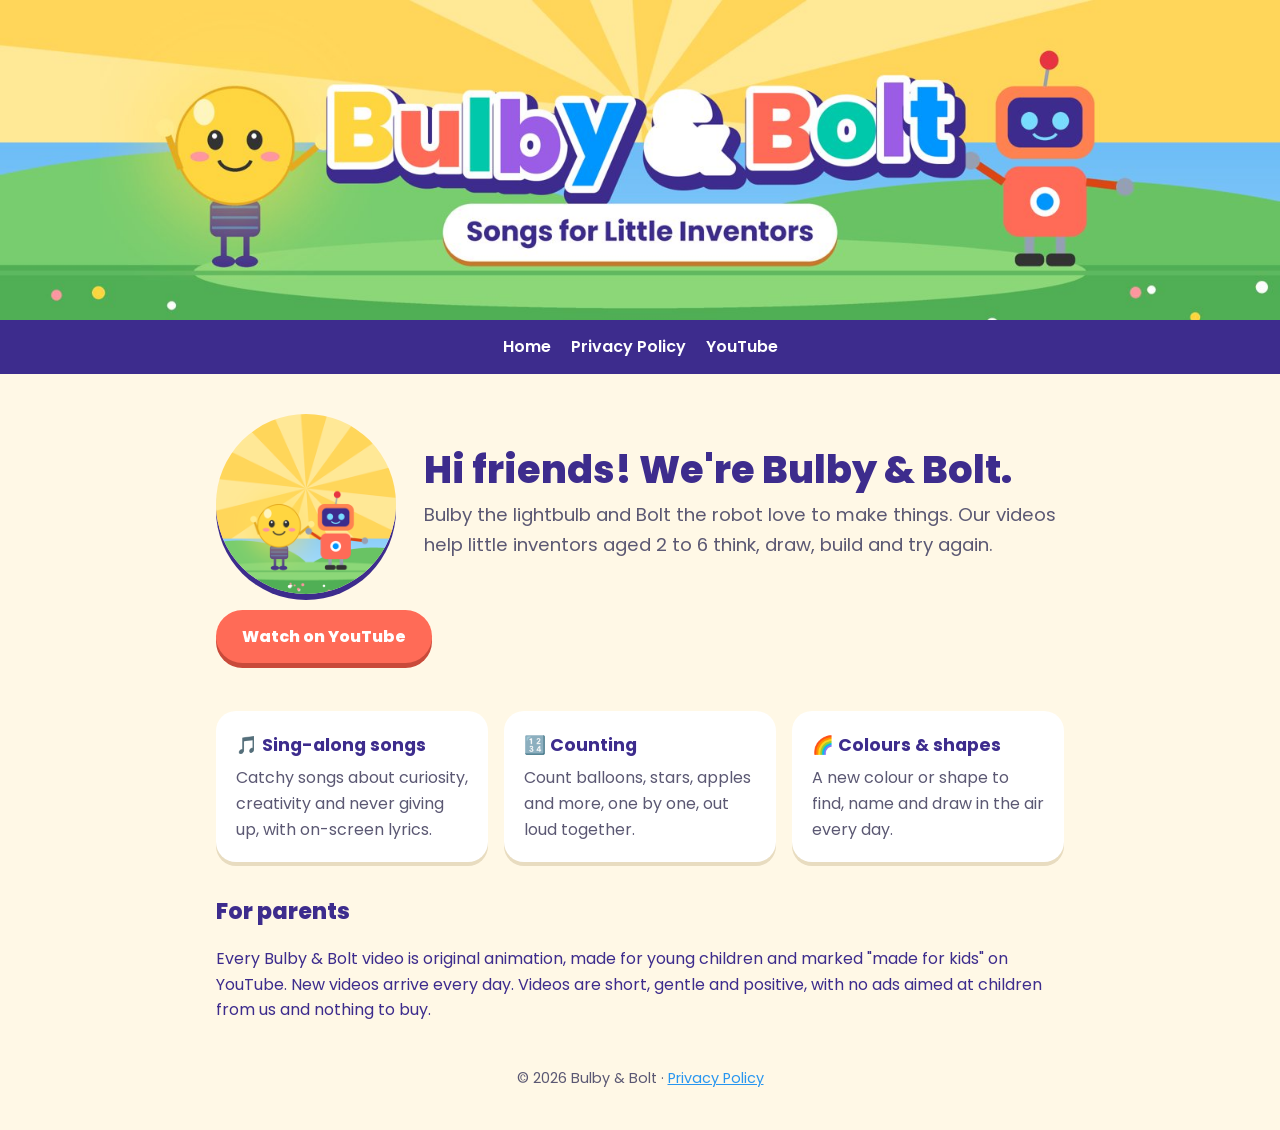
<file: index.html>
<!doctype html>
<html lang="en">
<head>
  <meta charset="utf-8">
  <meta name="viewport" content="width=device-width, initial-scale=1">
  <title>Bulby &amp; Bolt | Songs for Little Inventors</title>
  <meta name="description" content="Bulby the lightbulb and Bolt the robot make learning fun for little inventors aged 2 to 6: sing-along songs, counting, colours and shapes on YouTube.">
  <link rel="icon" href="bulby-and-bolt.png">
  <link rel="preconnect" href="https://fonts.googleapis.com">
  <link href="https://fonts.googleapis.com/css2?family=Poppins:wght@400;600;800&display=swap" rel="stylesheet">
  <link rel="stylesheet" href="style.css">
</head>
<body>
  <header><img class="banner" src="banner.jpg" alt="Bulby & Bolt: Songs for Little Inventors"></header>
  <nav><a href="index.html">Home</a><a href="privacy.html">Privacy Policy</a><a href="https://www.youtube.com/@BulbyBolt">YouTube</a></nav>
  <main class="wrap">
    <section class="hero">
      <img src="bulby-and-bolt.png" alt="Bulby the lightbulb and Bolt the robot">
      <div>
        <h1>Hi friends! We're Bulby &amp; Bolt.</h1>
        <p class="lead">Bulby the lightbulb and Bolt the robot love to make things. Our videos help little inventors aged 2 to 6 think, draw, build and try again.</p>
      </div>
    </section>
    <a class="btn" href="https://www.youtube.com/@BulbyBolt">Watch on YouTube</a>
    <section class="cards">
      <div class="card"><h3>🎵 Sing-along songs</h3><p>Catchy songs about curiosity, creativity and never giving up, with on-screen lyrics.</p></div>
      <div class="card"><h3>🔢 Counting</h3><p>Count balloons, stars, apples and more, one by one, out loud together.</p></div>
      <div class="card"><h3>🌈 Colours &amp; shapes</h3><p>A new colour or shape to find, name and draw in the air every day.</p></div>
    </section>
    <h2>For parents</h2>
    <p>Every Bulby &amp; Bolt video is original animation, made for young children and marked "made for kids" on YouTube. New videos arrive every day. Videos are short, gentle and positive, with no ads aimed at children from us and nothing to buy.</p>
  </main>
  <footer>© 2026 Bulby &amp; Bolt · <a href="privacy.html">Privacy Policy</a></footer>
</body>
</html>
</file>
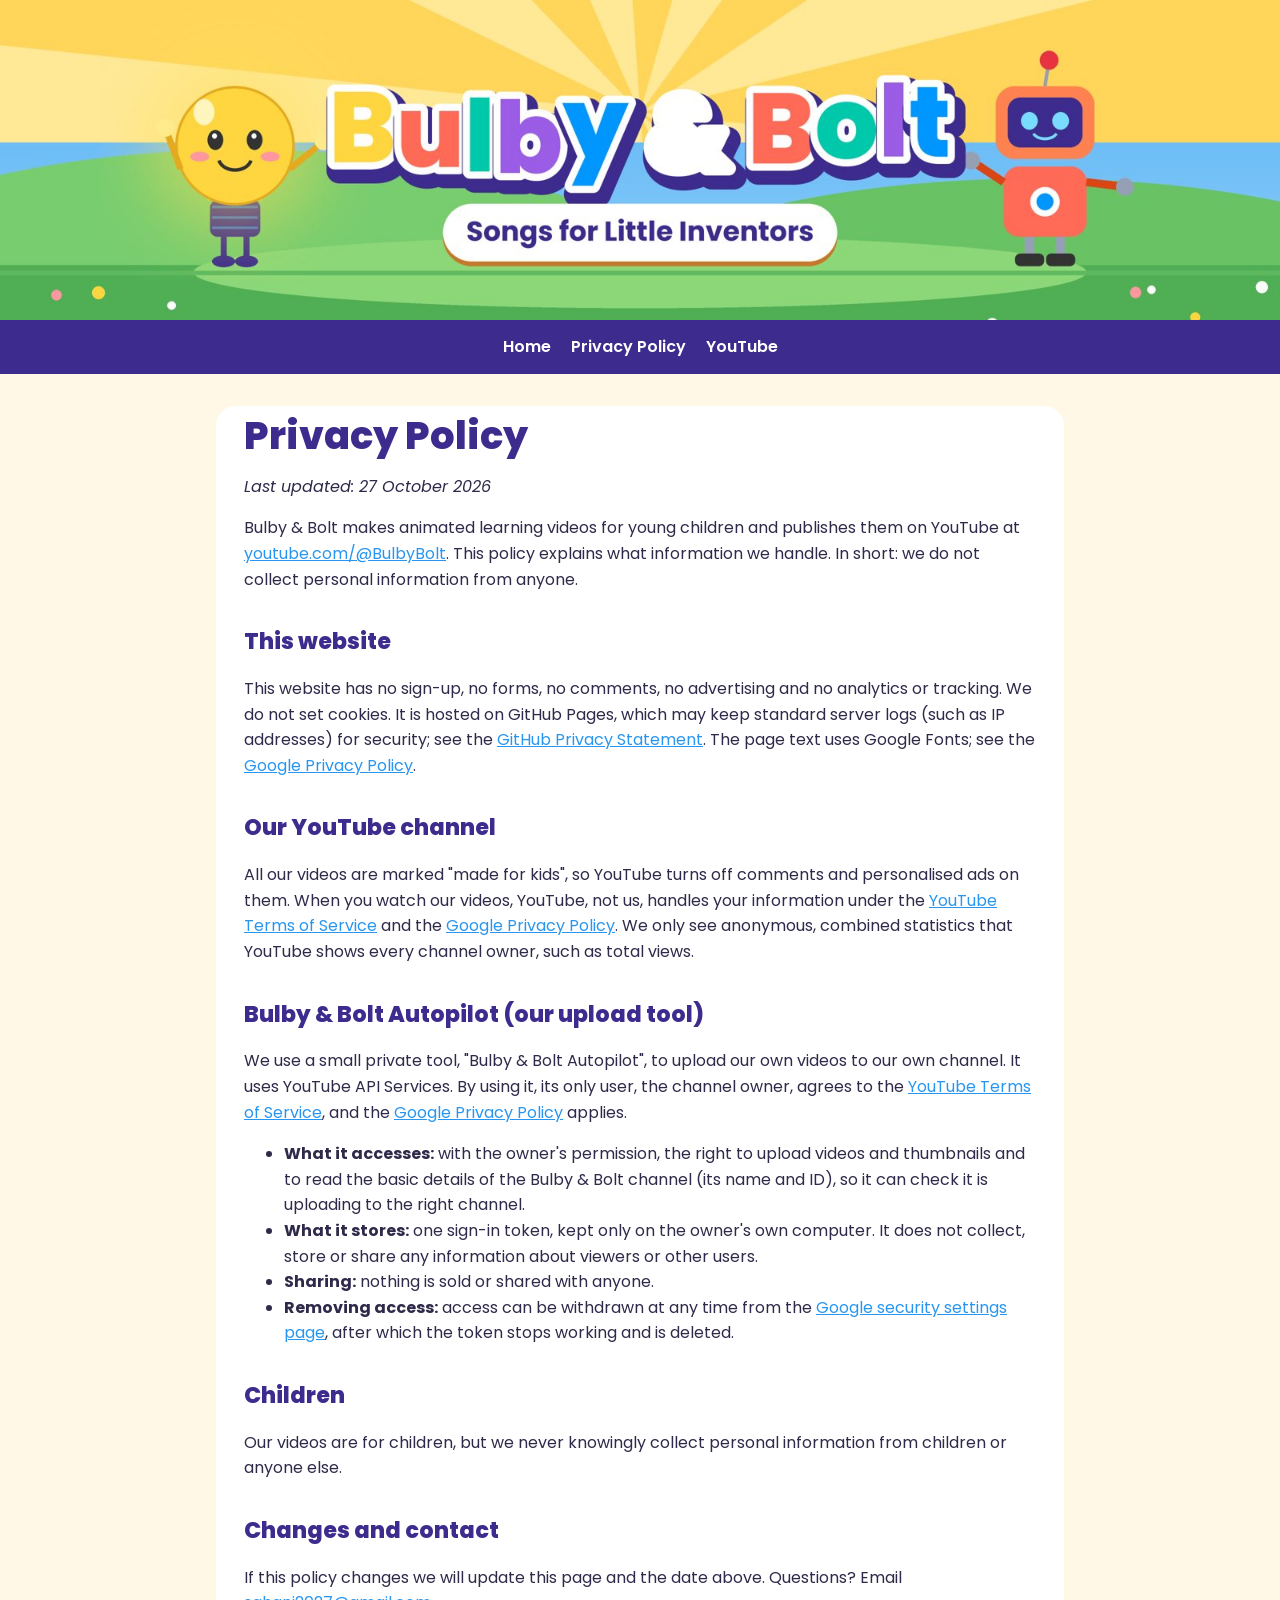
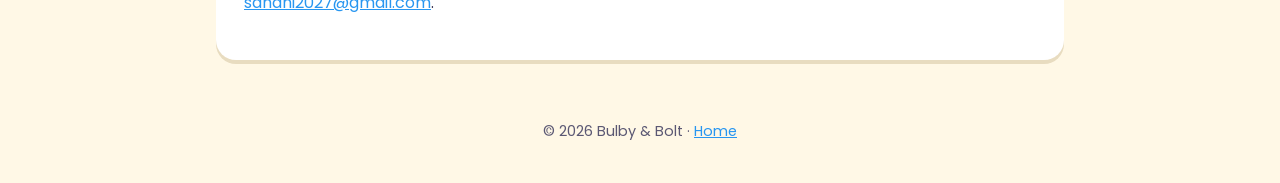
<file: privacy.html>
<!doctype html>
<html lang="en">
<head>
  <meta charset="utf-8">
  <meta name="viewport" content="width=device-width, initial-scale=1">
  <title>Privacy Policy | Bulby &amp; Bolt</title>
  <meta name="description" content="Privacy policy for the Bulby & Bolt website, YouTube channel and its upload tool.">
  <link rel="icon" href="bulby-and-bolt.png">
  <link rel="preconnect" href="https://fonts.googleapis.com">
  <link href="https://fonts.googleapis.com/css2?family=Poppins:wght@400;600;800&display=swap" rel="stylesheet">
  <link rel="stylesheet" href="style.css">
</head>
<body>
  <header><img class="banner" src="banner.jpg" alt="Bulby & Bolt: Songs for Little Inventors"></header>
  <nav><a href="index.html">Home</a><a href="privacy.html">Privacy Policy</a><a href="https://www.youtube.com/@BulbyBolt">YouTube</a></nav>
  <main class="wrap">
    <article class="policy">
      <h1>Privacy Policy</h1>
      <p><em>Last updated: 27 October 2026</em></p>

      <p>Bulby &amp; Bolt makes animated learning videos for young children and publishes them on YouTube at
        <a href="https://www.youtube.com/@BulbyBolt">youtube.com/@BulbyBolt</a>. This policy explains what information we handle. In short: we do not collect personal information from anyone.</p>

      <h2>This website</h2>
      <p>This website has no sign-up, no forms, no comments, no advertising and no analytics or tracking. We do not set cookies.
        It is hosted on GitHub Pages, which may keep standard server logs (such as IP addresses) for security; see the
        <a href="https://docs.github.com/en/site-policy/privacy-policies/github-general-privacy-statement">GitHub Privacy Statement</a>.
        The page text uses Google Fonts; see the <a href="https://policies.google.com/privacy">Google Privacy Policy</a>.</p>

      <h2>Our YouTube channel</h2>
      <p>All our videos are marked "made for kids", so YouTube turns off comments and personalised ads on them. When you watch our videos,
        YouTube, not us, handles your information under the <a href="https://www.youtube.com/t/terms">YouTube Terms of Service</a> and the
        <a href="https://policies.google.com/privacy">Google Privacy Policy</a>. We only see anonymous, combined statistics that YouTube
        shows every channel owner, such as total views.</p>

      <h2>Bulby &amp; Bolt Autopilot (our upload tool)</h2>
      <p>We use a small private tool, "Bulby &amp; Bolt Autopilot", to upload our own videos to our own channel. It uses YouTube API Services.
        By using it, its only user, the channel owner, agrees to the <a href="https://www.youtube.com/t/terms">YouTube Terms of Service</a>, and the
        <a href="https://policies.google.com/privacy">Google Privacy Policy</a> applies.</p>
      <ul>
        <li><strong>What it accesses:</strong> with the owner's permission, the right to upload videos and thumbnails and to read the basic details of the
          Bulby &amp; Bolt channel (its name and ID), so it can check it is uploading to the right channel.</li>
        <li><strong>What it stores:</strong> one sign-in token, kept only on the owner's own computer. It does not collect, store or share any information about viewers or other users.</li>
        <li><strong>Sharing:</strong> nothing is sold or shared with anyone.</li>
        <li><strong>Removing access:</strong> access can be withdrawn at any time from the
          <a href="https://myaccount.google.com/permissions">Google security settings page</a>, after which the token stops working and is deleted.</li>
      </ul>

      <h2>Children</h2>
      <p>Our videos are for children, but we never knowingly collect personal information from children or anyone else.</p>

      <h2>Changes and contact</h2>
      <p>If this policy changes we will update this page and the date above. Questions? Email <a href="mailto:sahani2027@gmail.com">sahani2027@gmail.com</a>.</p>
    </article>
  </main>
  <footer>© 2026 Bulby &amp; Bolt · <a href="index.html">Home</a></footer>
</body>
</html>
</file>
<file: style.css>
:root {
  --ink: #3d2c8d;
  --coral: #ff6b57;
  --sun: #ffd640;
  --sky: #2896f0;
  --mint: #00c8aa;
  --bg: #fff8e6;
  --card: #ffffff;
  --muted: #5b5873;
}
* { box-sizing: border-box; }
body {
  margin: 0;
  font-family: "Poppins", system-ui, sans-serif;
  color: var(--ink);
  background: var(--bg);
  line-height: 1.6;
}
a { color: var(--sky); }
.wrap { max-width: 880px; margin: 0 auto; padding: 0 16px; }
header { background: linear-gradient(#2896f0, #b9e8ff); }
header img.banner { display: block; width: 100%; height: auto; }
nav { display: flex; gap: 20px; justify-content: center; padding: 14px 16px; background: var(--ink); }
nav a { color: #fff; text-decoration: none; font-weight: 600; }
nav a:hover { color: var(--sun); }
.hero { display: flex; gap: 28px; align-items: center; padding: 40px 0 8px; }
.hero img { width: 180px; height: 180px; border-radius: 50%; flex: none; box-shadow: 0 6px 0 var(--ink); }
h1 { font-size: 2.4rem; line-height: 1.15; margin: 0 0 8px; font-weight: 800; }
h2 { font-size: 1.4rem; margin: 32px 0 8px; font-weight: 800; }
.lead { font-size: 1.15rem; color: var(--muted); margin: 0; }
.cards { display: grid; grid-template-columns: repeat(auto-fit, minmax(220px, 1fr)); gap: 16px; margin: 24px 0; }
.card { background: var(--card); border-radius: 20px; padding: 20px; box-shadow: 0 4px 0 #e8dcc0; }
.card h3 { margin: 0 0 6px; font-size: 1.1rem; }
.card p { margin: 0; color: var(--muted); }
.btn {
  display: inline-block; background: var(--coral); color: #fff; text-decoration: none; font-weight: 800;
  padding: 14px 26px; border-radius: 999px; box-shadow: 0 5px 0 #c94a3a; margin: 8px 0 24px;
}
.btn:hover { transform: translateY(1px); box-shadow: 0 4px 0 #c94a3a; }
.policy { background: var(--card); border-radius: 20px; padding: 8px 28px 28px; margin: 32px 0; box-shadow: 0 4px 0 #e8dcc0; }
.policy p, .policy li { color: #2f2a4a; }
footer { text-align: center; color: var(--muted); padding: 28px 16px 40px; font-size: 0.9rem; }
@media (max-width: 600px) {
  .hero { flex-direction: column; text-align: center; padding-top: 28px; }
  .hero img { width: 140px; height: 140px; }
  h1 { font-size: 1.9rem; }
  .policy { padding: 4px 18px 20px; }
}
</file>
